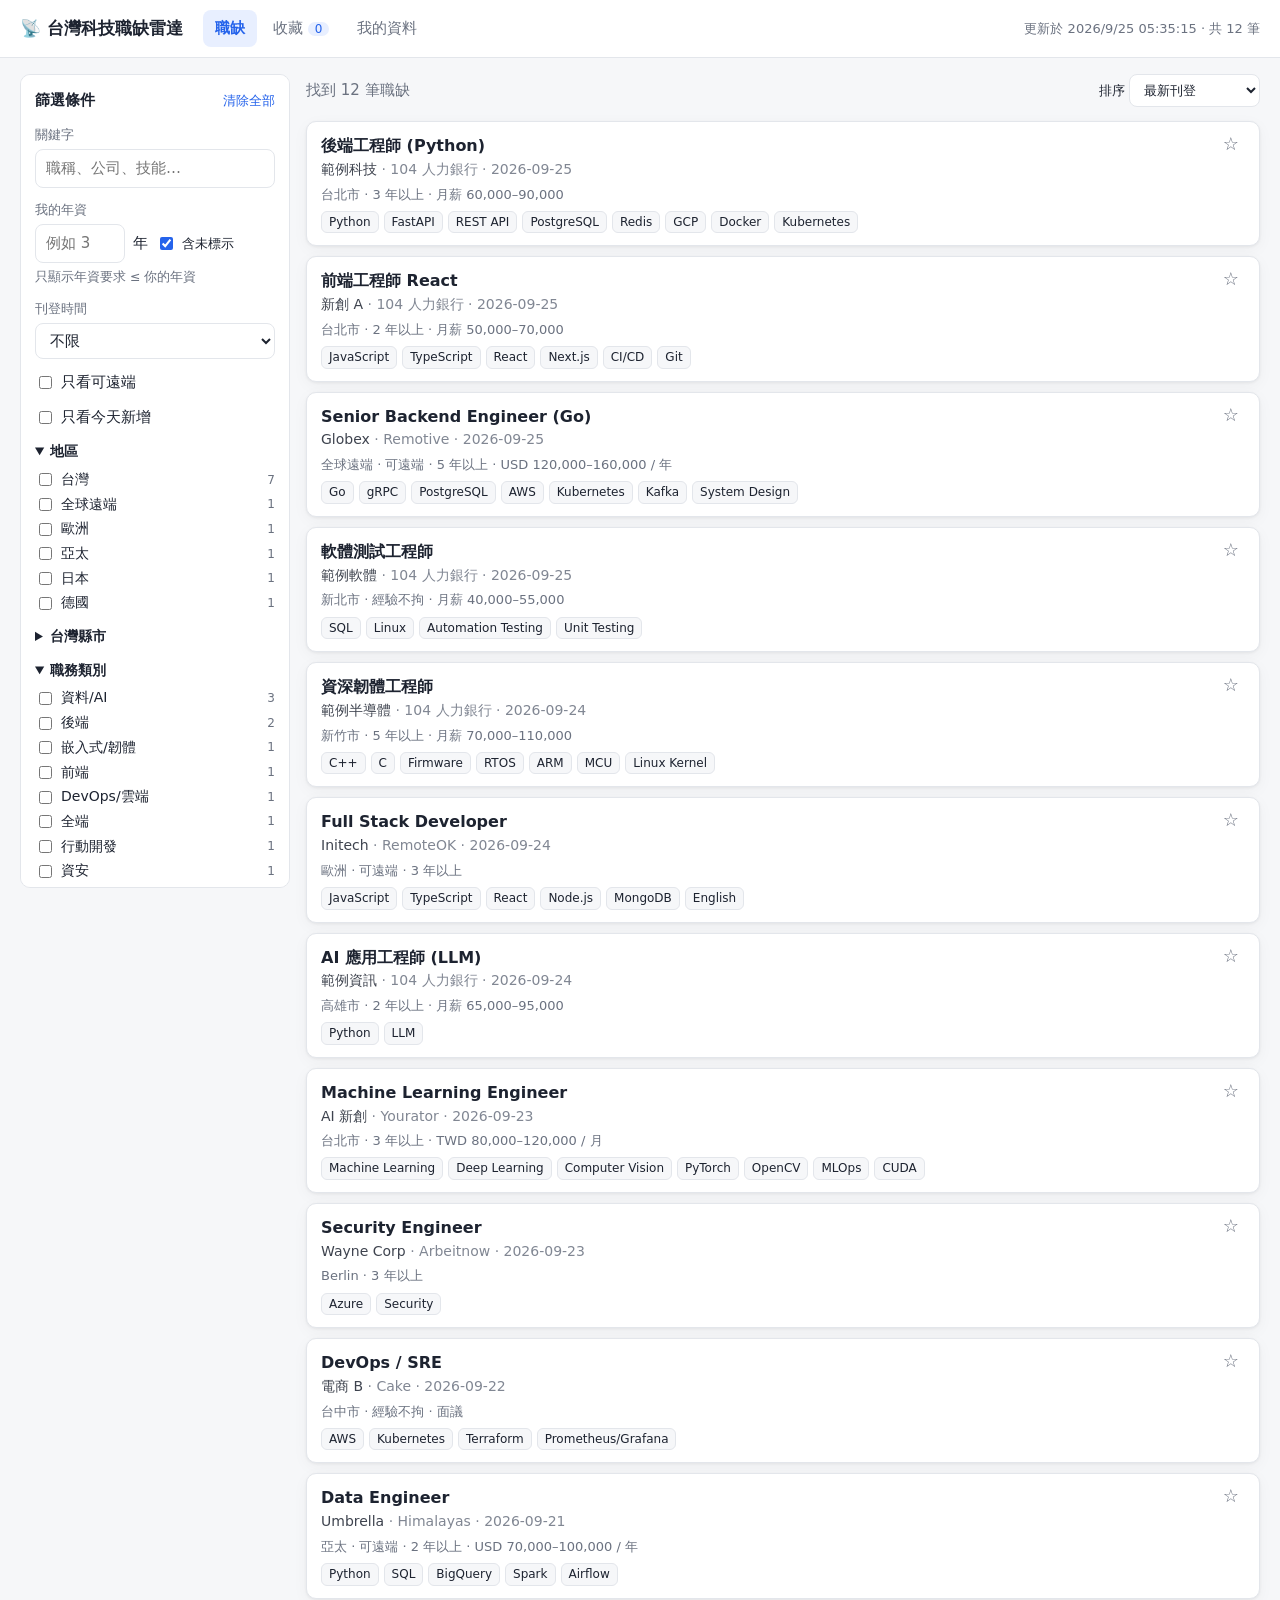
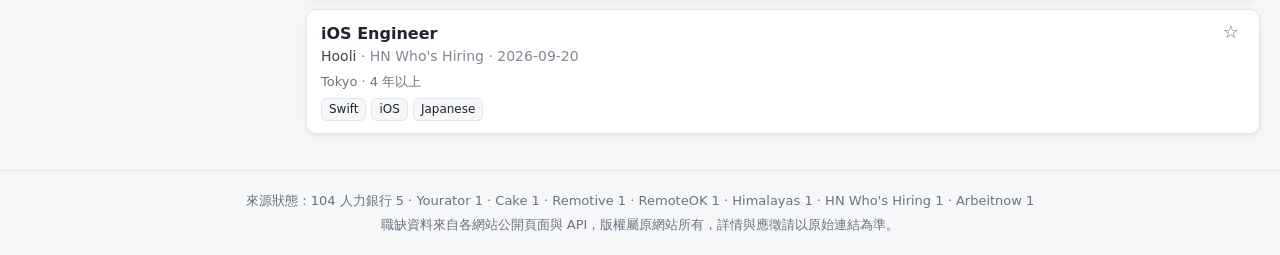
<file: docs/index.html>
<!doctype html>
<html lang="zh-Hant">
<head>
  <meta charset="utf-8">
  <meta name="viewport" content="width=device-width, initial-scale=1">
  <title>台灣科技職缺雷達</title>
  <meta name="description" content="每日彙整台灣與國外科技職缺，依技能、地區、年資篩選，並依職缺自動調整履歷。">
  <link rel="icon" href="data:image/svg+xml,<svg xmlns='http://www.w3.org/2000/svg' viewBox='0 0 100 100'><text y='.9em' font-size='90'>📡</text></svg>">
  <link rel="stylesheet" href="css/style.css">
</head>
<body>
  <header class="topbar">
    <div class="brand">📡 台灣科技職缺雷達</div>
    <nav class="tabs" role="tablist">
      <button class="tab active" data-view="jobs" role="tab">職缺</button>
      <button class="tab" data-view="saved" role="tab">收藏 <span id="savedCount" class="pill">0</span></button>
      <button class="tab" data-view="profile" role="tab">我的資料</button>
    </nav>
    <div id="updatedAt" class="muted small"></div>
  </header>

  <!-- ============ 職缺 ============ -->
  <main id="view-jobs" class="view">
    <aside class="filters" id="filters">
      <div class="filter-head">
        <strong>篩選條件</strong>
        <button id="resetFilters" class="link">清除全部</button>
      </div>

      <label class="field">
        <span>關鍵字</span>
        <input id="q" type="search" placeholder="職稱、公司、技能…">
      </label>

      <div class="field">
        <span>我的年資</span>
        <div class="row">
          <input id="myYears" type="number" min="0" max="40" placeholder="例如 3" style="width:6em"> 年
          <label class="check small"><input id="includeNoYears" type="checkbox" checked> 含未標示</label>
        </div>
        <small class="muted">只顯示年資要求 ≤ 你的年資</small>
      </div>

      <div class="field">
        <span>刊登時間</span>
        <select id="days">
          <option value="0">不限</option><option value="1">24 小時內</option><option value="3">3 天內</option>
          <option value="7">7 天內</option><option value="30">30 天內</option>
        </select>
      </div>

      <label class="check"><input id="remoteOnly" type="checkbox"> 只看可遠端</label>
      <label class="check"><input id="newOnly" type="checkbox"> 只看今天新增</label>

      <details open><summary>地區</summary><div id="f-country" class="checks"></div></details>
      <details id="cityBox"><summary>台灣縣市</summary><div id="f-city" class="checks"></div></details>
      <details open><summary>職務類別</summary><div id="f-category" class="checks"></div></details>
      <details><summary>資歷</summary><div id="f-seniority" class="checks"></div></details>
      <details open>
        <summary>技能</summary>
        <div class="row small">
          <label class="check"><input type="radio" name="skillMode" value="any" checked> 任一</label>
          <label class="check"><input type="radio" name="skillMode" value="all"> 全部</label>
          <button id="useMySkills" class="link">套用我的技能</button>
        </div>
        <input id="skillSearch" type="search" placeholder="搜尋技能…">
        <div id="f-skills" class="chips"></div>
      </details>
      <details><summary>來源</summary><div id="f-source" class="checks"></div></details>

      <div class="external">
        <strong class="small">也到這些網站搜尋同樣關鍵字</strong>
        <div id="externalLinks" class="small"></div>
      </div>
    </aside>

    <section class="results">
      <div class="results-bar">
        <button id="toggleFilters" class="btn ghost mobile-only">篩選</button>
        <span id="resultCount" class="muted"></span>
        <label class="small">排序
          <select id="sort">
            <option value="new">最新刊登</option>
            <option value="match">技能符合度</option>
            <option value="yearsAsc">年資要求低→高</option>
          </select>
        </label>
      </div>
      <div id="activeChips" class="chips"></div>
      <ul id="jobList" class="job-list"></ul>
      <button id="more" class="btn ghost wide" hidden>顯示更多</button>
      <p id="empty" class="muted center" hidden>沒有符合的職缺，試著放寬條件。</p>
    </section>

    <section id="detail" class="detail" hidden>
      <button class="close" id="closeDetail" aria-label="關閉">✕</button>
      <div id="detailBody"></div>
    </section>
  </main>

  <!-- ============ 收藏 ============ -->
  <main id="view-saved" class="view" hidden>
    <section class="results full">
      <h2>收藏的職缺</h2>
      <ul id="savedList" class="job-list"></ul>
      <p id="savedEmpty" class="muted">還沒有收藏，點職缺的 ☆ 即可加入。</p>
    </section>
  </main>

  <!-- ============ 我的資料 ============ -->
  <main id="view-profile" class="view" hidden>
    <section class="profile">
      <div class="profile-head">
        <h2>我的資料</h2>
        <p class="muted small">資料只存在你這台瀏覽器（localStorage），不會上傳到任何伺服器。產生履歷時只會挑選、排序、強調你填的內容，不會捏造經歷。</p>
        <div class="row wrap">
          <button id="exportProfile" class="btn ghost">匯出 JSON</button>
          <label class="btn ghost">匯入 JSON<input id="importProfile" type="file" accept="application/json" hidden></label>
          <button id="clearProfile" class="btn ghost danger">清除</button>
          <span id="saveState" class="muted small"></span>
        </div>
      </div>

      <form id="profileForm" autocomplete="on">
        <fieldset>
          <legend>基本資料</legend>
          <div class="grid2">
            <label class="field"><span>姓名</span><input name="name"></label>
            <label class="field"><span>職稱 / 定位</span><input name="headline" placeholder="例：後端工程師"></label>
            <label class="field"><span>Email</span><input name="email" type="email"></label>
            <label class="field"><span>電話</span><input name="phone"></label>
            <label class="field"><span>所在地</span><input name="location" placeholder="台北市"></label>
            <label class="field"><span>總年資</span><input name="years" type="number" min="0" max="50"></label>
          </div>
          <label class="field"><span>個人網站 / GitHub / LinkedIn（一行一個）</span><textarea name="links" rows="2"></textarea></label>
          <label class="field"><span>個人摘要（多寫幾句，系統會挑最貼近職缺的句子）</span><textarea name="summary" rows="4"></textarea></label>
        </fieldset>

        <fieldset>
          <legend>技能</legend>
          <label class="field"><span>技能（逗號或換行分隔，k8s、reactjs 等別名會自動對應）</span><textarea name="skills" rows="3"></textarea></label>
          <details>
            <summary class="small">從舊履歷文字自動找出技能</summary>
            <textarea id="pasteResume" rows="5" placeholder="把舊履歷全文貼在這裡"></textarea>
            <button type="button" id="detectSkills" class="btn ghost">辨識並加入技能</button>
            <span id="detectResult" class="small muted"></span>
          </details>
        </fieldset>

        <fieldset>
          <legend>工作經歷</legend>
          <div id="experiences"></div>
          <button type="button" class="btn ghost" data-add="experiences">＋ 新增工作經歷</button>
        </fieldset>

        <fieldset>
          <legend>專案</legend>
          <div id="projects"></div>
          <button type="button" class="btn ghost" data-add="projects">＋ 新增專案</button>
        </fieldset>

        <fieldset>
          <legend>學歷</legend>
          <div id="education"></div>
          <button type="button" class="btn ghost" data-add="education">＋ 新增學歷</button>
        </fieldset>

        <fieldset>
          <legend>其他</legend>
          <label class="field"><span>證照（逗號分隔）</span><input name="certifications"></label>
          <label class="field"><span>語言能力（逗號分隔）</span><input name="languages" placeholder="中文（母語）, 英文（TOEIC 850）"></label>
        </fieldset>
      </form>
    </section>
  </main>

  <!-- ============ 履歷 ============ -->
  <div id="resumeModal" class="modal" hidden>
    <div class="modal-card">
      <div class="modal-bar">
        <strong id="resumeTitle">優化履歷</strong>
        <div class="row wrap">
          <label class="small">語言
            <select id="resumeLang"><option value="zh">中文</option><option value="en">English</option></select>
          </label>
          <label class="small">每段經歷最多
            <select id="maxBullets"><option>3</option><option>4</option><option selected>5</option><option>6</option><option>8</option></select> 點
          </label>
          <button id="semanticBtn" class="btn ghost" title="在瀏覽器下載開源多語言嵌入模型，以語意相似度排序經歷，不用任何 API token">語意比對</button>
          <button id="copyMd" class="btn ghost">複製 Markdown</button>
          <button id="printResume" class="btn">下載 PDF</button>
          <button id="closeResume" class="btn ghost">關閉</button>
        </div>
      </div>
      <div class="modal-body">
        <div id="resumeInsights" class="insights"></div>
        <div id="resumeOut" class="resume-wrap" contenteditable="true" spellcheck="false"></div>
      </div>
    </div>
  </div>

  <template id="tpl-experiences">
    <div class="block">
      <div class="grid2">
        <label class="field"><span>職稱</span><input data-k="title"></label>
        <label class="field"><span>公司</span><input data-k="company"></label>
        <label class="field"><span>開始</span><input data-k="start" placeholder="2021/03"></label>
        <label class="field"><span>結束（空白 = 至今）</span><input data-k="end"></label>
      </div>
      <label class="field"><span>工作內容與成果（一行一點，多寫幾點讓系統挑選）</span><textarea data-k="bullets" rows="5"></textarea></label>
      <button type="button" class="link danger" data-remove>刪除</button>
    </div>
  </template>
  <template id="tpl-projects">
    <div class="block">
      <div class="grid2">
        <label class="field"><span>專案名稱</span><input data-k="name"></label>
        <label class="field"><span>連結</span><input data-k="link"></label>
      </div>
      <label class="field"><span>說明</span><input data-k="description"></label>
      <label class="field"><span>重點（一行一點）</span><textarea data-k="bullets" rows="3"></textarea></label>
      <button type="button" class="link danger" data-remove>刪除</button>
    </div>
  </template>
  <template id="tpl-education">
    <div class="block">
      <div class="grid2">
        <label class="field"><span>學校</span><input data-k="school"></label>
        <label class="field"><span>學位 / 科系</span><input data-k="degree"></label>
        <label class="field"><span>開始</span><input data-k="start"></label>
        <label class="field"><span>結束</span><input data-k="end"></label>
      </div>
      <button type="button" class="link danger" data-remove>刪除</button>
    </div>
  </template>

  <footer class="footer muted small">
    <span id="sourceStatus"></span>
    <span>職缺資料來自各網站公開頁面與 API，版權屬原網站所有，詳情與應徵請以原始連結為準。</span>
  </footer>

  <script type="module" src="js/app.js"></script>
</body>
</html>
</file>
<file: docs/css/style.css>
:root {
  --bg: #f6f7f9; --panel: #fff; --text: #1d2330; --muted: #6b7280; --line: #e3e6eb;
  --accent: #2563eb; --accent-soft: #e8efff; --good: #0f9d58; --good-soft: #e3f5ec; --warn: #b45309; --warn-soft: #fdf1e3;
  --radius: 10px; --shadow: 0 1px 3px rgba(0,0,0,.06), 0 4px 16px rgba(0,0,0,.04);
  color-scheme: light;
}
@media (prefers-color-scheme: dark) {
  :root {
    --bg: #0f1216; --panel: #171b21; --text: #e6e8eb; --muted: #9aa3ae; --line: #2a3038;
    --accent: #6ea0ff; --accent-soft: #1d2a44; --good: #4cc38a; --good-soft: #15302a; --warn: #f0a55a; --warn-soft: #3a2a18;
    color-scheme: dark;
  }
}
* { box-sizing: border-box; }
html, body { margin: 0; }
body { font: 15px/1.55 system-ui, -apple-system, "Segoe UI", "PingFang TC", "Microsoft JhengHei", "Noto Sans TC", sans-serif; background: var(--bg); color: var(--text); }
button, input, select, textarea { font: inherit; color: inherit; }
input, select, textarea { background: var(--panel); border: 1px solid var(--line); border-radius: 8px; padding: 7px 10px; width: 100%; }
input[type=checkbox], input[type=radio] { width: auto; accent-color: var(--accent); }
textarea { resize: vertical; }
a { color: var(--accent); }
[hidden] { display: none !important; }
.muted { color: var(--muted); } .small { font-size: 13px; } .center { text-align: center; }
.row { display: flex; gap: 8px; align-items: center; } .wrap { flex-wrap: wrap; }
.pill { background: var(--accent-soft); color: var(--accent); border-radius: 99px; padding: 0 7px; font-size: 12px; }

.btn { background: var(--accent); color: #fff; border: 0; border-radius: 8px; padding: 8px 14px; cursor: pointer; text-decoration: none; display: inline-flex; align-items: center; gap: 4px; white-space: nowrap; }
.btn:hover { filter: brightness(1.08); }
.btn:disabled { opacity: .6; cursor: wait; }
.btn.ghost { background: transparent; color: var(--text); border: 1px solid var(--line); }
.btn.ghost:hover { border-color: var(--accent); color: var(--accent); }
.btn.wide { width: 100%; justify-content: center; margin: 12px 0; }
.danger { color: #dc2626 !important; }
.link { background: none; border: 0; color: var(--accent); cursor: pointer; padding: 0; font-size: 13px; }

.topbar { position: sticky; top: 0; z-index: 20; display: flex; align-items: center; gap: 20px; padding: 10px 20px; background: var(--panel); border-bottom: 1px solid var(--line); }
.brand { font-weight: 700; font-size: 17px; white-space: nowrap; }
.tabs { display: flex; gap: 4px; }
.tab { background: none; border: 0; padding: 7px 12px; border-radius: 8px; cursor: pointer; color: var(--muted); }
.tab.active { background: var(--accent-soft); color: var(--accent); font-weight: 600; }
#updatedAt { margin-left: auto; }

#view-jobs { display: grid; grid-template-columns: 270px minmax(0, 1fr); gap: 16px; padding: 16px 20px; max-width: 1500px; margin: 0 auto; }
body.detail-open #view-jobs { grid-template-columns: 270px minmax(0, 1fr) minmax(0, 1.1fr); }

.filters { position: sticky; top: 70px; align-self: start; max-height: calc(100vh - 86px); overflow: auto; background: var(--panel); border: 1px solid var(--line); border-radius: var(--radius); padding: 14px; display: flex; flex-direction: column; gap: 12px; }
.filter-head { display: flex; justify-content: space-between; align-items: center; }
.field { display: flex; flex-direction: column; gap: 4px; }
.field > span { font-size: 13px; color: var(--muted); }
.check { display: flex; align-items: center; gap: 6px; cursor: pointer; }
.checks { display: flex; flex-direction: column; gap: 3px; margin-top: 6px; max-height: 220px; overflow: auto; }
.checks .check { font-size: 14px; }
.checks .count { margin-left: auto; color: var(--muted); font-size: 12px; }
details > summary { cursor: pointer; font-weight: 600; font-size: 14px; }
.chips { display: flex; flex-wrap: wrap; gap: 6px; margin-top: 6px; }
.chip { border: 1px solid var(--line); background: var(--panel); border-radius: 99px; padding: 2px 10px; font-size: 13px; cursor: pointer; }
.chip small { color: var(--muted); }
.chip.mine { border-color: var(--good); }
.chip.on { background: var(--accent); border-color: var(--accent); color: #fff; }
.chip.on small { color: #dbe6ff; }
#skillSearch { margin-top: 6px; }
.external { border-top: 1px solid var(--line); padding-top: 10px; display: flex; flex-direction: column; gap: 4px; }

.results-bar { display: flex; align-items: center; gap: 12px; justify-content: space-between; margin-bottom: 4px; }
.results-bar select { width: auto; }
.job-list { list-style: none; margin: 8px 0 0; padding: 0; display: flex; flex-direction: column; gap: 10px; }
.job { background: var(--panel); border: 1px solid var(--line); border-radius: var(--radius); padding: 12px 14px; cursor: pointer; box-shadow: var(--shadow); transition: border-color .15s; }
.job:hover, .job:focus { border-color: var(--accent); outline: none; }
.job.active { border-color: var(--accent); box-shadow: 0 0 0 2px var(--accent-soft); }
.job-top { display: flex; justify-content: space-between; gap: 10px; }
.job-title { font-weight: 650; font-size: 16px; }
.job-company { color: var(--text); opacity: .85; font-size: 14px; }
.job-meta { color: var(--muted); font-size: 13px; margin: 4px 0; }
.job-side { display: flex; align-items: flex-start; gap: 6px; }
.match { font-size: 12px; font-weight: 700; padding: 2px 8px; border-radius: 99px; background: color-mix(in srgb, var(--good) calc(var(--m) * 1%), var(--line)); color: #fff; white-space: nowrap; }
.star { background: none; border: 0; font-size: 18px; cursor: pointer; color: var(--muted); line-height: 1; }
.star.on { color: #f5a524; }
.badge.new { background: var(--good); color: #fff; font-size: 10px; border-radius: 4px; padding: 1px 5px; vertical-align: middle; }
.tags { display: flex; flex-wrap: wrap; gap: 5px; margin-top: 6px; }
.tag { font-size: 12px; background: var(--bg); border: 1px solid var(--line); border-radius: 6px; padding: 1px 7px; }
.tag.mine { background: var(--good-soft); border-color: transparent; color: var(--good); }
.tag.warn { background: var(--warn-soft); border-color: transparent; color: var(--warn); }

.detail { position: sticky; top: 70px; align-self: start; max-height: calc(100vh - 86px); overflow: auto; background: var(--panel); border: 1px solid var(--line); border-radius: var(--radius); padding: 18px 20px; box-shadow: var(--shadow); }
.detail h2 { margin: 0 24px 2px 0; font-size: 20px; }
.detail .close { position: absolute; right: 12px; top: 12px; background: none; border: 0; font-size: 18px; cursor: pointer; color: var(--muted); }
.facts { display: grid; grid-template-columns: auto 1fr; gap: 3px 14px; margin: 12px 0; font-size: 14px; }
.facts dt { color: var(--muted); } .facts dd { margin: 0; }
.actions { margin: 14px 0; }
.desc { font-size: 14px; line-height: 1.7; word-break: break-word; }
.desc h4 { margin: 14px 0 4px; }

.results.full, .profile { max-width: 900px; margin: 0 auto; padding: 16px 20px; }
.profile fieldset { border: 1px solid var(--line); border-radius: var(--radius); background: var(--panel); padding: 14px 16px; margin: 0 0 14px; display: flex; flex-direction: column; gap: 10px; }
.profile legend { font-weight: 700; padding: 0 6px; }
.grid2 { display: grid; grid-template-columns: 1fr 1fr; gap: 10px; }
.block { border: 1px dashed var(--line); border-radius: 8px; padding: 10px; margin-bottom: 10px; display: flex; flex-direction: column; gap: 8px; }
.block [data-remove] { align-self: flex-end; }

.modal { position: fixed; inset: 0; background: rgba(0,0,0,.45); z-index: 50; display: flex; justify-content: center; align-items: flex-start; padding: 24px; overflow: auto; }
body.modal-open { overflow: hidden; }
.modal-card { background: var(--panel); border-radius: 14px; width: min(1000px, 100%); box-shadow: 0 10px 40px rgba(0,0,0,.3); }
.modal-bar { display: flex; justify-content: space-between; align-items: center; gap: 10px; flex-wrap: wrap; padding: 12px 16px; border-bottom: 1px solid var(--line); position: sticky; top: 0; background: var(--panel); border-radius: 14px 14px 0 0; }
.modal-bar select { width: auto; padding: 4px 6px; }
.modal-body { padding: 16px; }
.insights { display: flex; gap: 12px; flex-wrap: wrap; margin-bottom: 14px; }
.insight { background: var(--bg); border-radius: 10px; padding: 10px 12px; }
.insight.grow { flex: 1 1 260px; }
.insight .big { font-size: 28px; font-weight: 800; color: var(--good); }
.tip { flex-basis: 100%; }

.resume-wrap { background: #fff; color: #111; border: 1px solid var(--line); border-radius: 8px; padding: 36px 44px; outline: none; }
.resume { font-size: 14px; line-height: 1.55; }
.resume header { border-bottom: 2px solid #111; padding-bottom: 8px; margin-bottom: 10px; }
.resume h1 { margin: 0; font-size: 26px; }
.resume .r-headline { font-weight: 600; color: #333; }
.resume .r-contact { color: #555; font-size: 13px; }
.resume h2 { font-size: 15px; text-transform: uppercase; letter-spacing: .04em; border-bottom: 1px solid #ccc; margin: 16px 0 6px; padding-bottom: 2px; }
.resume p { margin: 4px 0; }
.resume ul { margin: 4px 0 8px; padding-left: 20px; }
.resume .r-item { margin-bottom: 8px; }
.resume .r-row { display: flex; gap: 4px; flex-wrap: wrap; }
.resume .r-date { margin-left: auto; color: #555; font-size: 13px; }
.resume .r-k { font-weight: 600; }
.resume strong { font-weight: 700; }

.footer { display: flex; flex-direction: column; gap: 4px; padding: 20px; text-align: center; border-top: 1px solid var(--line); margin-top: 20px; }
.warnText { color: var(--warn); }
.mobile-only { display: none; }

@media (max-width: 1100px) {
  body.detail-open #view-jobs { grid-template-columns: 250px minmax(0, 1fr); }
  .detail { position: fixed; inset: 60px 0 0 auto; width: min(560px, 100%); max-height: none; border-radius: 0; z-index: 30; }
}
@media (max-width: 760px) {
  .topbar { flex-wrap: wrap; gap: 8px; padding: 8px 12px; }
  #updatedAt { margin-left: 0; width: 100%; }
  #view-jobs, body.detail-open #view-jobs { grid-template-columns: 1fr; padding: 12px; }
  .filters { display: none; position: static; max-height: none; }
  .filters.open { display: flex; }
  .mobile-only { display: inline-flex; }
  .detail { inset: 0; top: 0; z-index: 40; }
  .grid2 { grid-template-columns: 1fr; }
  .modal { padding: 0; }
  .modal-card { border-radius: 0; }
  .resume-wrap { padding: 20px; }
}

@media print {
  @page { size: A4; margin: 14mm; }
  body > *:not(#resumeModal) { display: none !important; }
  #resumeModal { position: static; background: none; padding: 0; display: block !important; }
  .modal-card { box-shadow: none; width: auto; }
  .modal-bar, .insights { display: none !important; }
  .modal-body { padding: 0; }
  .resume-wrap { border: 0; padding: 0; }
  body.modal-open { overflow: visible; }
}
</file>
